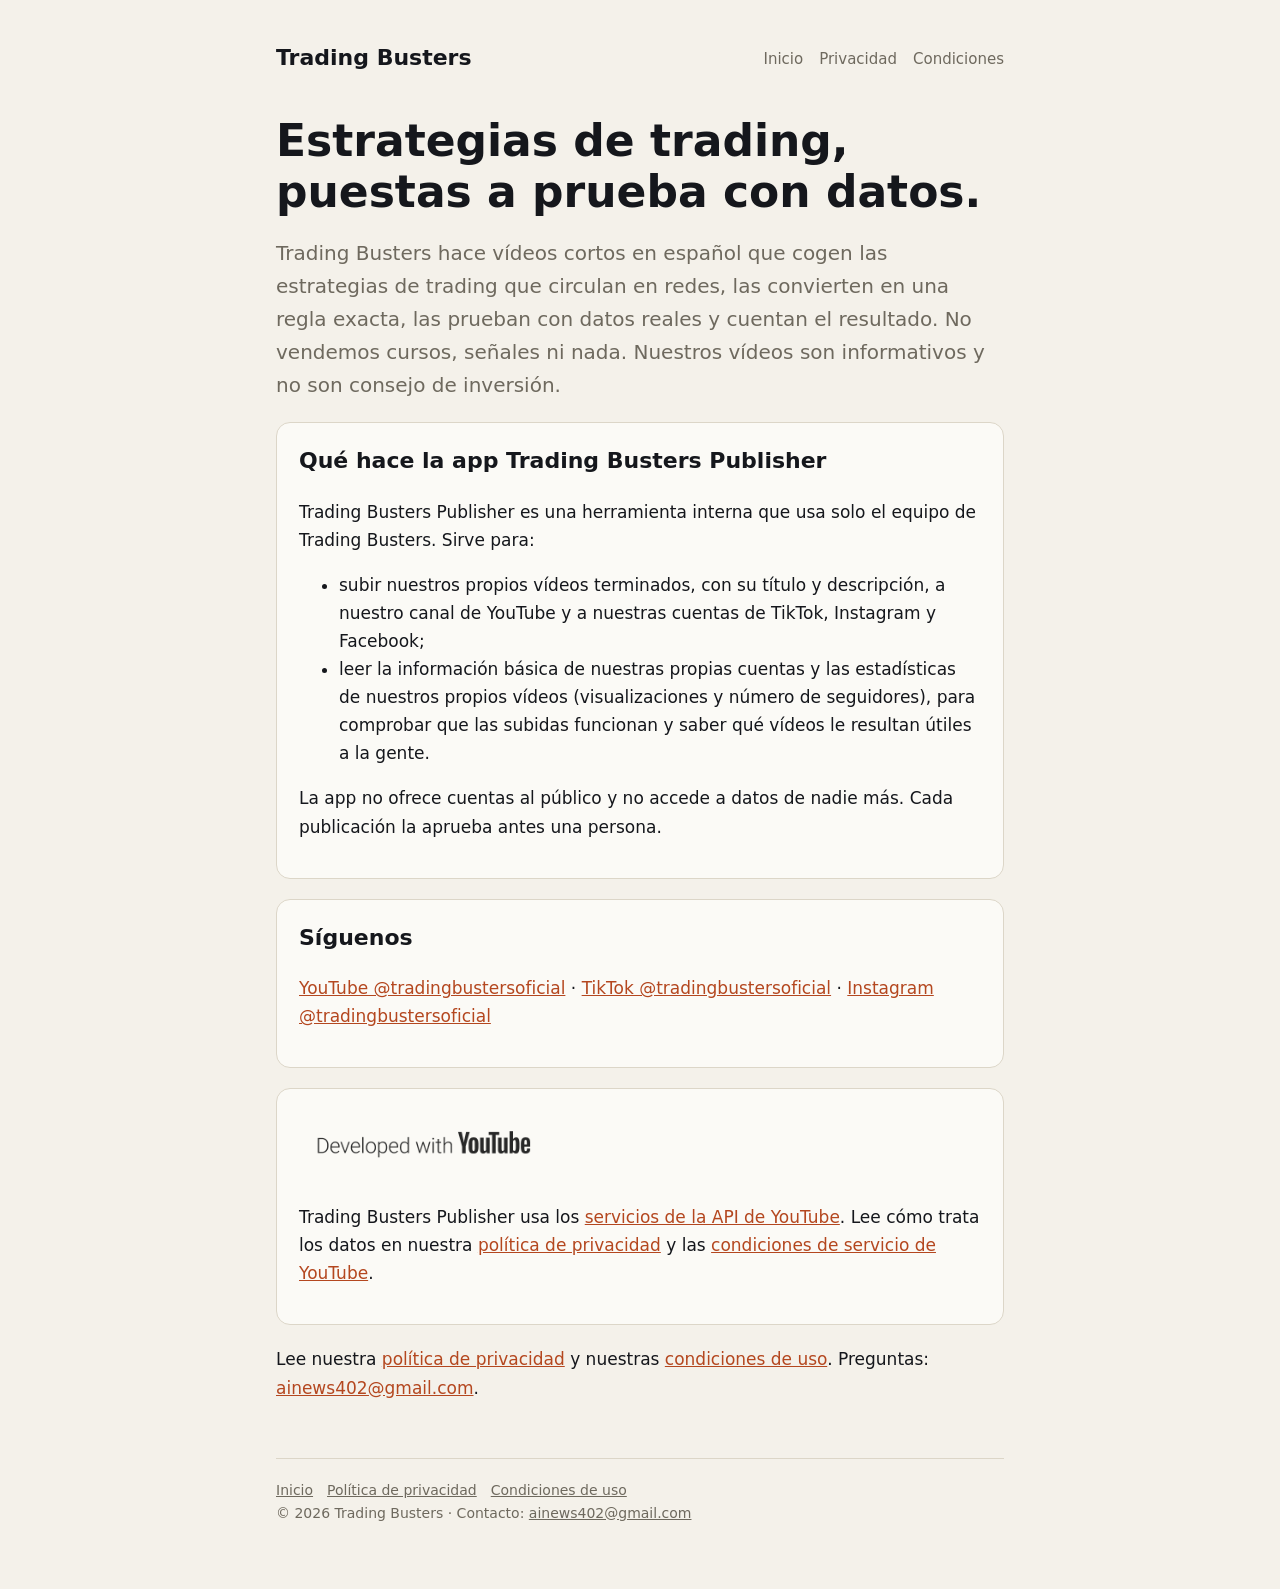
<file: index.html>
<!doctype html><html lang="es"><head><meta charset="utf-8"><meta name="viewport" content="width=device-width,initial-scale=1">
<title>Trading Busters: estrategias de trading puestas a prueba</title><meta name="description" content="Vídeos cortos que prueban con datos las estrategias de trading que se venden en redes. No vendemos nada.">
<link rel="icon" href="favicon.png"><link rel="stylesheet" href="style.css"></head><body><div class="wrap">
<header><a class="brand" href="./">Trading Busters</a>
<nav><a href="./">Inicio</a><a href="privacy/">Privacidad</a><a href="terms/">Condiciones</a></nav></header>

<h1>Estrategias de trading, puestas a prueba con datos.</h1>
<p class="lead">Trading Busters hace vídeos cortos en español que cogen las estrategias de trading que circulan en redes,
las convierten en una regla exacta, las prueban con datos reales y cuentan el resultado. No vendemos cursos, señales ni
nada. Nuestros vídeos son informativos y no son consejo de inversión.</p>
<div class="card"><h2>Qué hace la app Trading Busters Publisher</h2>
<p>Trading Busters Publisher es una herramienta interna que usa solo el equipo de Trading Busters. Sirve para:</p>
<ul><li>subir nuestros propios vídeos terminados, con su título y descripción, a nuestro canal de YouTube y a nuestras
cuentas de TikTok, Instagram y Facebook;</li>
<li>leer la información básica de nuestras propias cuentas y las estadísticas de nuestros propios vídeos (visualizaciones
y número de seguidores), para comprobar que las subidas funcionan y saber qué vídeos le resultan útiles a la gente.</li></ul>
<p>La app no ofrece cuentas al público y no accede a datos de nadie más. Cada publicación la aprueba antes una persona.</p></div>
<div class="card"><h2>Síguenos</h2><p><a href="https://www.youtube.com/@tradingbustersoficial">YouTube @tradingbustersoficial</a> &middot; <a href="https://www.tiktok.com/@tradingbustersoficial">TikTok @tradingbustersoficial</a> &middot; <a href="https://www.instagram.com/tradingbustersoficial/">Instagram @tradingbustersoficial</a></p></div>
<div class="card yt"><picture><source srcset="assets/developed-with-youtube-light-text.png" media="(prefers-color-scheme: dark)">
<img src="assets/developed-with-youtube-dark-text.png" alt="Developed with YouTube" width="300" height="107"></picture>
<p>Trading Busters Publisher usa los <a href="https://developers.google.com/youtube/terms/api-services-terms-of-service">servicios
de la API de YouTube</a>. Lee cómo trata los datos en nuestra <a href="privacy/#youtube">política de privacidad</a> y las
<a href="https://www.youtube.com/t/terms">condiciones de servicio de YouTube</a>.</p></div>
<p>Lee nuestra <a href="privacy/">política de privacidad</a> y nuestras <a href="terms/">condiciones de uso</a>. Preguntas: <a href="mailto:ainews402@gmail.com">ainews402@gmail.com</a>.</p>

<footer><a href="./">Inicio</a><a href="privacy/">Política de privacidad</a><a href="terms/">Condiciones de uso</a><br>
&copy; 2026 Trading Busters &middot; Contacto: <a href="mailto:ainews402@gmail.com">ainews402@gmail.com</a></footer></div></body></html>
</file>
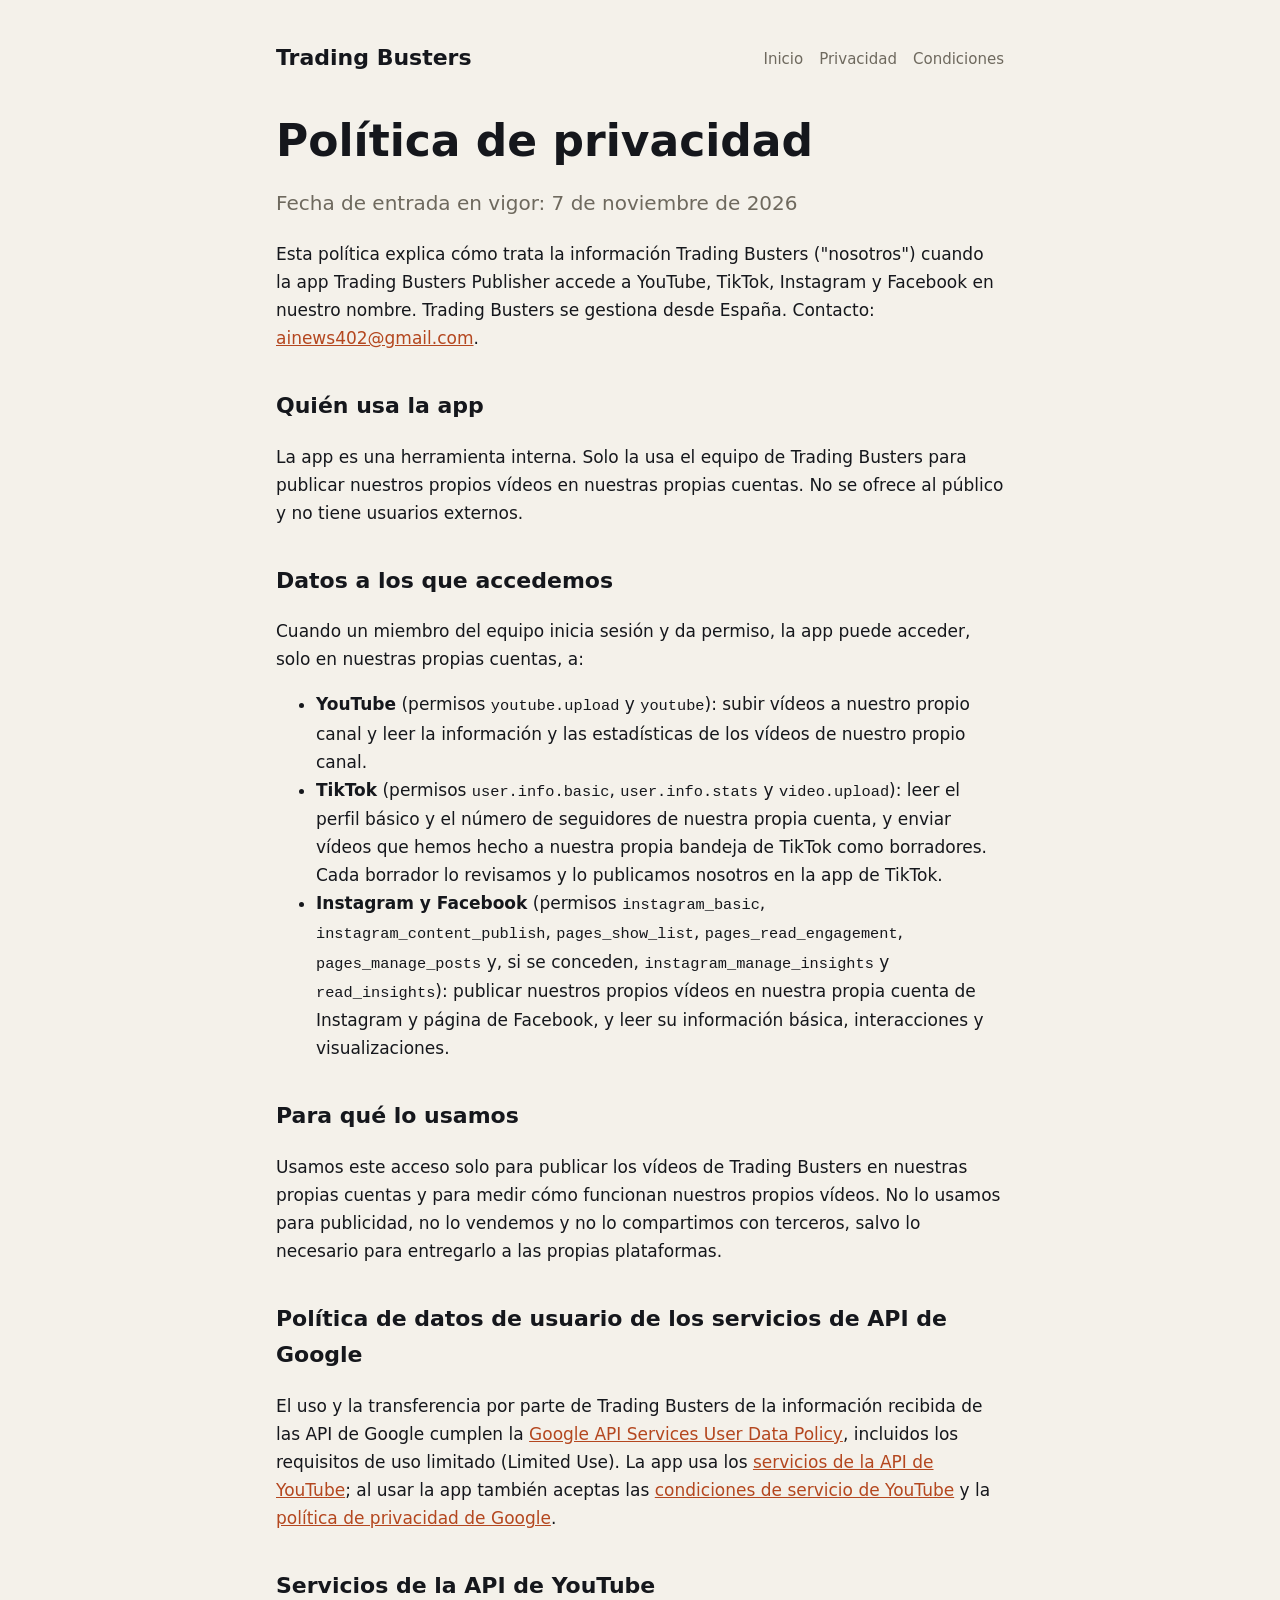
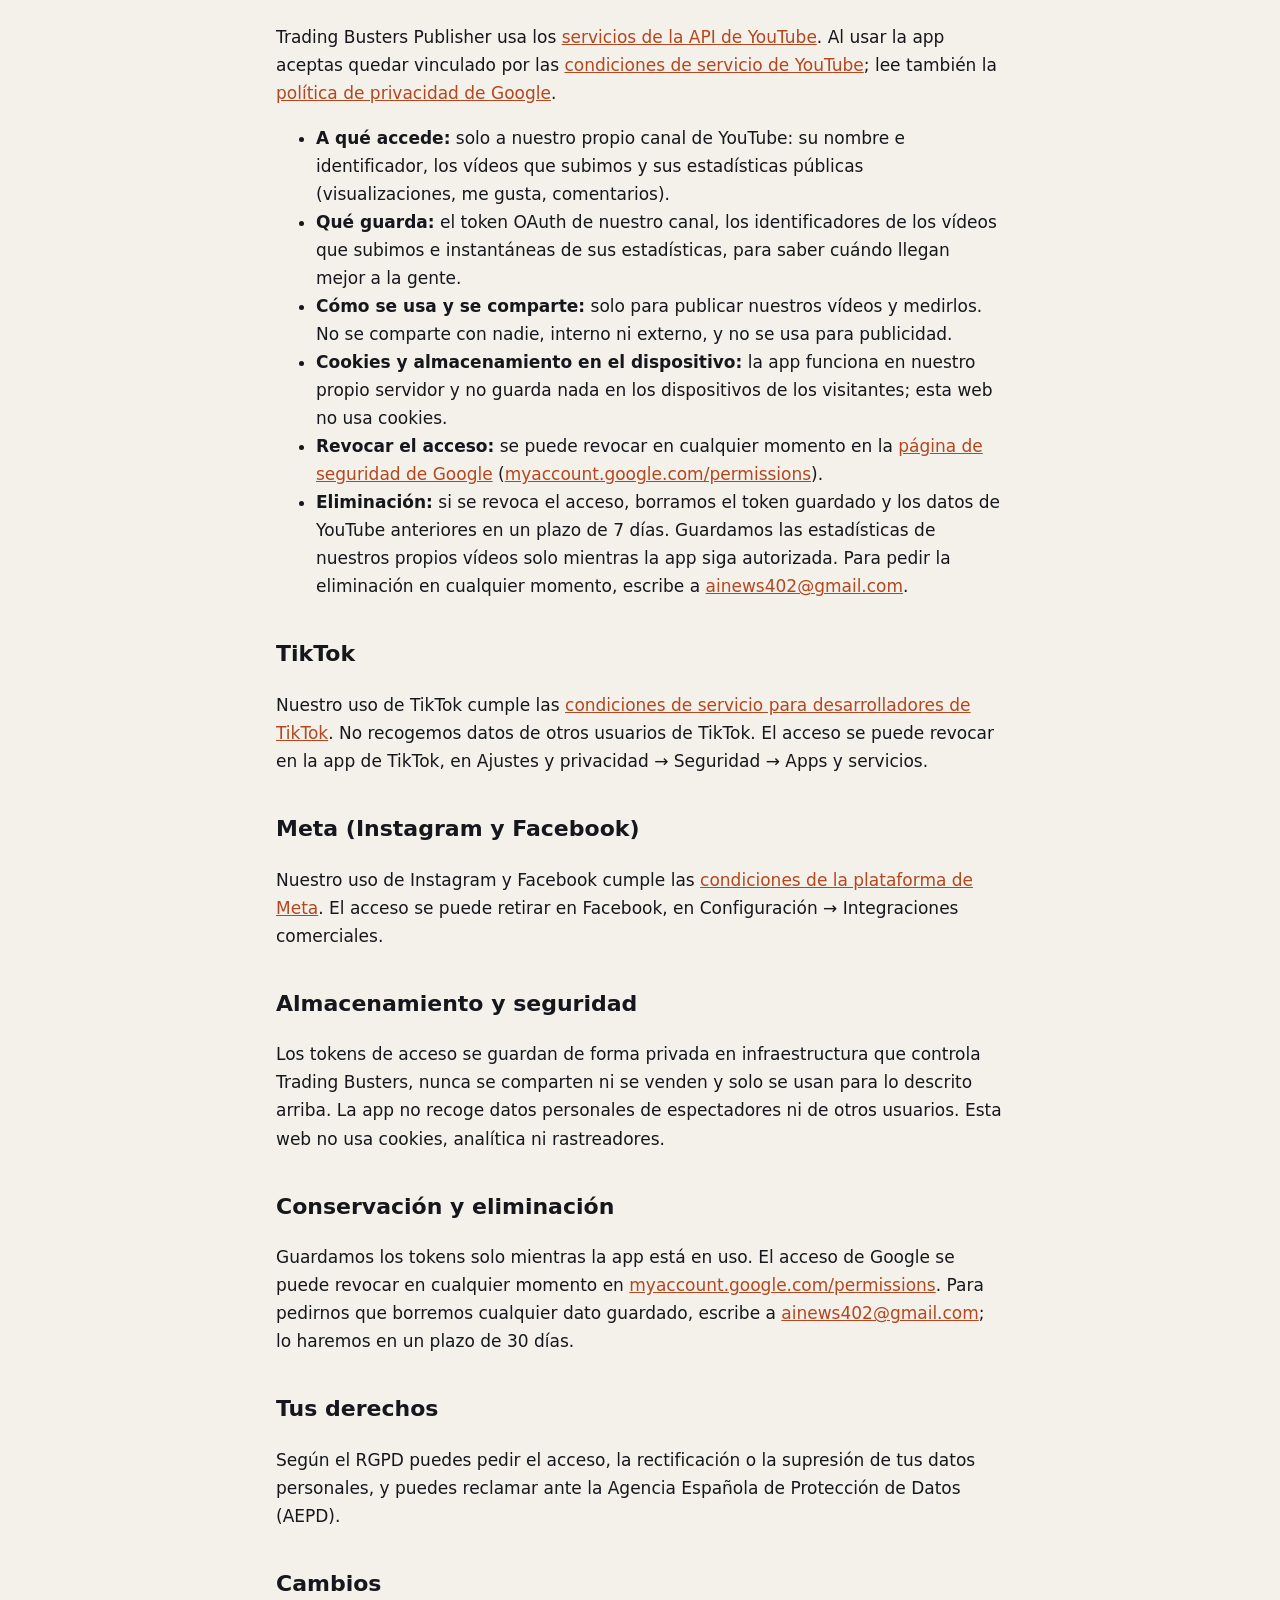
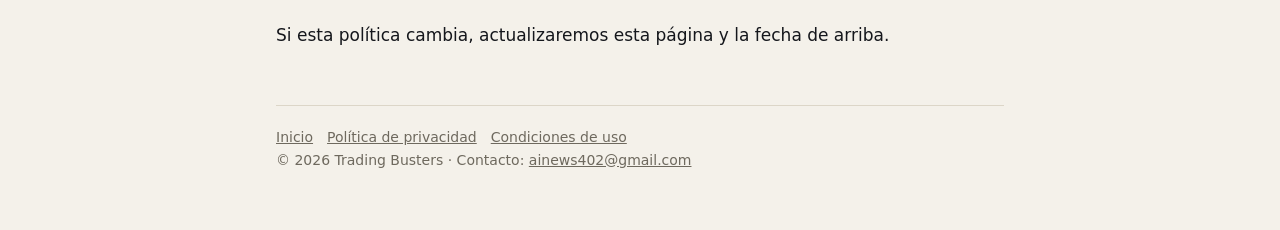
<file: privacy/index.html>
<!doctype html><html lang="es"><head><meta charset="utf-8"><meta name="viewport" content="width=device-width,initial-scale=1">
<title>Política de privacidad - Trading Busters</title><meta name="description" content="Cómo trata los datos la app de Trading Busters.">
<link rel="icon" href="../favicon.png"><link rel="stylesheet" href="../style.css"></head><body><div class="wrap">
<header><a class="brand" href="../">Trading Busters</a>
<nav><a href="../">Inicio</a><a href="../privacy/">Privacidad</a><a href="../terms/">Condiciones</a></nav></header>

<h1>Política de privacidad</h1><p class="lead">Fecha de entrada en vigor: 7 de noviembre de 2026</p>
<p>Esta política explica cómo trata la información Trading Busters ("nosotros") cuando la app Trading Busters Publisher
accede a YouTube, TikTok, Instagram y Facebook en nuestro nombre. Trading Busters se gestiona desde España.
Contacto: <a href="mailto:ainews402@gmail.com">ainews402@gmail.com</a>.</p>
<h2>Quién usa la app</h2><p>La app es una herramienta interna. Solo la usa el equipo de Trading Busters para publicar
nuestros propios vídeos en nuestras propias cuentas. No se ofrece al público y no tiene usuarios externos.</p>
<h2>Datos a los que accedemos</h2><p>Cuando un miembro del equipo inicia sesión y da permiso, la app puede acceder, solo
en nuestras propias cuentas, a:</p>
<ul><li><strong>YouTube</strong> (permisos <code>youtube.upload</code> y <code>youtube</code>): subir vídeos a nuestro propio
canal y leer la información y las estadísticas de los vídeos de nuestro propio canal.</li>
<li><strong>TikTok</strong> (permisos <code>user.info.basic</code>, <code>user.info.stats</code> y <code>video.upload</code>):
leer el perfil básico y el número de seguidores de nuestra propia cuenta, y enviar vídeos que hemos hecho a nuestra
propia bandeja de TikTok como borradores. Cada borrador lo revisamos y lo publicamos nosotros en la app de TikTok.</li>
<li><strong>Instagram y Facebook</strong> (permisos <code>instagram_basic</code>, <code>instagram_content_publish</code>,
<code>pages_show_list</code>, <code>pages_read_engagement</code>, <code>pages_manage_posts</code> y, si se conceden,
<code>instagram_manage_insights</code> y <code>read_insights</code>): publicar nuestros propios vídeos en nuestra propia
cuenta de Instagram y página de Facebook, y leer su información básica, interacciones y visualizaciones.</li></ul>
<h2>Para qué lo usamos</h2><p>Usamos este acceso solo para publicar los vídeos de Trading Busters en nuestras propias
cuentas y para medir cómo funcionan nuestros propios vídeos. No lo usamos para publicidad, no lo vendemos y no lo
compartimos con terceros, salvo lo necesario para entregarlo a las propias plataformas.</p>
<h2>Política de datos de usuario de los servicios de API de Google</h2><p>El uso y la transferencia por parte de Trading
Busters de la información recibida de las API de Google cumplen la
<a href="https://developers.google.com/terms/api-services-user-data-policy">Google API Services User Data Policy</a>,
incluidos los requisitos de uso limitado (Limited Use). La app usa los
<a href="https://developers.google.com/youtube/terms/api-services-terms-of-service">servicios de la API de YouTube</a>; al
usar la app también aceptas las <a href="https://www.youtube.com/t/terms">condiciones de servicio de YouTube</a> y la
<a href="https://policies.google.com/privacy">política de privacidad de Google</a>.</p>
<h2 id="youtube">Servicios de la API de YouTube</h2>
<p>Trading Busters Publisher usa los <a href="https://developers.google.com/youtube/terms/api-services-terms-of-service">servicios
de la API de YouTube</a>. Al usar la app aceptas quedar vinculado por las
<a href="https://www.youtube.com/t/terms">condiciones de servicio de YouTube</a>; lee también la
<a href="https://policies.google.com/privacy">política de privacidad de Google</a>.</p>
<ul><li><strong>A qué accede:</strong> solo a nuestro propio canal de YouTube: su nombre e identificador, los vídeos que
subimos y sus estadísticas públicas (visualizaciones, me gusta, comentarios).</li>
<li><strong>Qué guarda:</strong> el token OAuth de nuestro canal, los identificadores de los vídeos que subimos e
instantáneas de sus estadísticas, para saber cuándo llegan mejor a la gente.</li>
<li><strong>Cómo se usa y se comparte:</strong> solo para publicar nuestros vídeos y medirlos. No se comparte con nadie,
interno ni externo, y no se usa para publicidad.</li>
<li><strong>Cookies y almacenamiento en el dispositivo:</strong> la app funciona en nuestro propio servidor y no guarda
nada en los dispositivos de los visitantes; esta web no usa cookies.</li>
<li><strong>Revocar el acceso:</strong> se puede revocar en cualquier momento en la
<a href="https://security.google.com/settings/security/permissions">página de seguridad de Google</a>
(<a href="https://myaccount.google.com/permissions">myaccount.google.com/permissions</a>).</li>
<li><strong>Eliminación:</strong> si se revoca el acceso, borramos el token guardado y los datos de YouTube anteriores en
un plazo de 7 días. Guardamos las estadísticas de nuestros propios vídeos solo mientras la app siga autorizada. Para
pedir la eliminación en cualquier momento, escribe a <a href="mailto:ainews402@gmail.com">ainews402@gmail.com</a>.</li></ul>
<h2>TikTok</h2><p>Nuestro uso de TikTok cumple las
<a href="https://www.tiktok.com/legal/page/global/tik-tok-developer-terms-of-service/en">condiciones de servicio para
desarrolladores de TikTok</a>. No recogemos datos de otros usuarios de TikTok. El acceso se puede revocar en la app de
TikTok, en Ajustes y privacidad &rarr; Seguridad &rarr; Apps y servicios.</p>
<h2>Meta (Instagram y Facebook)</h2><p>Nuestro uso de Instagram y Facebook cumple las
<a href="https://developers.facebook.com/terms/">condiciones de la plataforma de Meta</a>. El acceso se puede retirar en
Facebook, en Configuración &rarr; Integraciones comerciales.</p>
<h2>Almacenamiento y seguridad</h2><p>Los tokens de acceso se guardan de forma privada en infraestructura que controla
Trading Busters, nunca se comparten ni se venden y solo se usan para lo descrito arriba. La app no recoge datos
personales de espectadores ni de otros usuarios. Esta web no usa cookies, analítica ni rastreadores.</p>
<h2>Conservación y eliminación</h2><p>Guardamos los tokens solo mientras la app está en uso. El acceso de Google se puede
revocar en cualquier momento en <a href="https://myaccount.google.com/permissions">myaccount.google.com/permissions</a>.
Para pedirnos que borremos cualquier dato guardado, escribe a <a href="mailto:ainews402@gmail.com">ainews402@gmail.com</a>; lo haremos en un plazo de 30 días.</p>
<h2>Tus derechos</h2><p>Según el RGPD puedes pedir el acceso, la rectificación o la supresión de tus datos personales, y
puedes reclamar ante la Agencia Española de Protección de Datos (AEPD).</p>
<h2>Cambios</h2><p>Si esta política cambia, actualizaremos esta página y la fecha de arriba.</p>

<footer><a href="../">Inicio</a><a href="../privacy/">Política de privacidad</a><a href="../terms/">Condiciones de uso</a><br>
&copy; 2026 Trading Busters &middot; Contacto: <a href="mailto:ainews402@gmail.com">ainews402@gmail.com</a></footer></div></body></html>
</file>
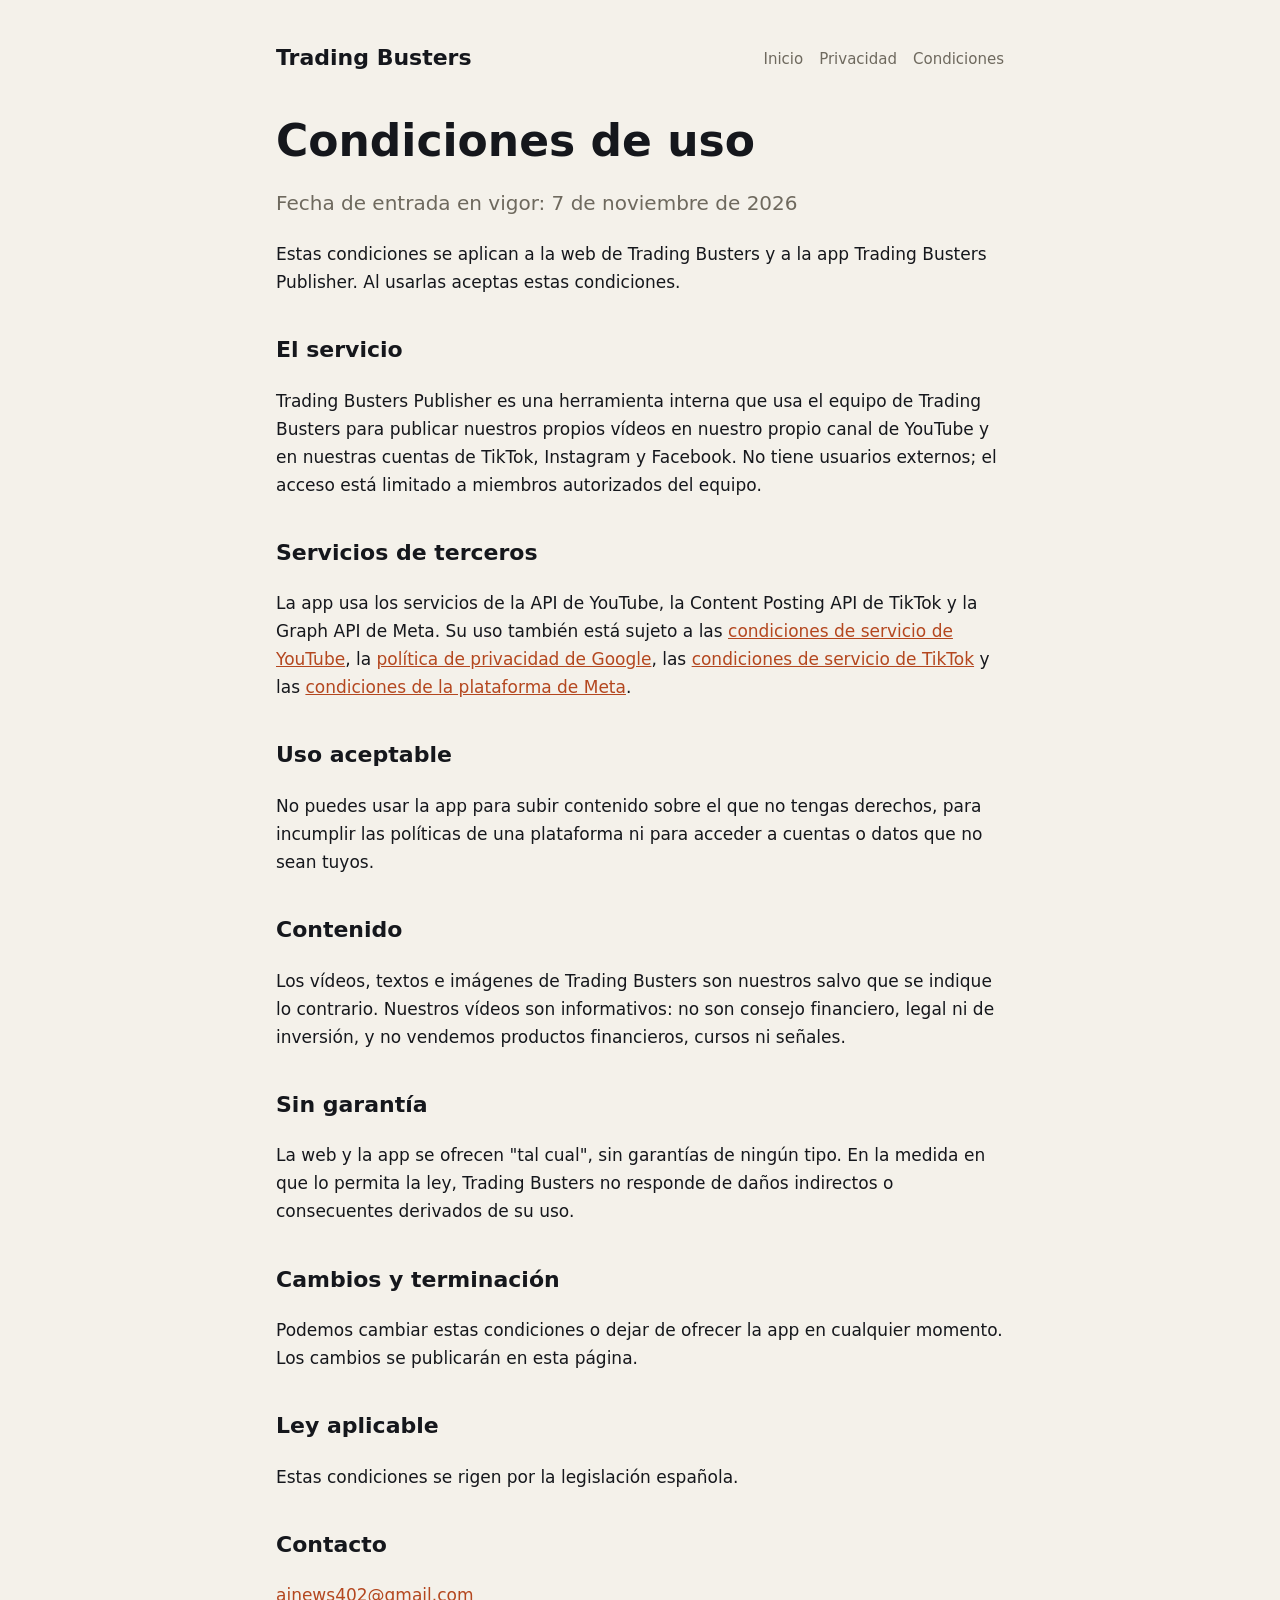
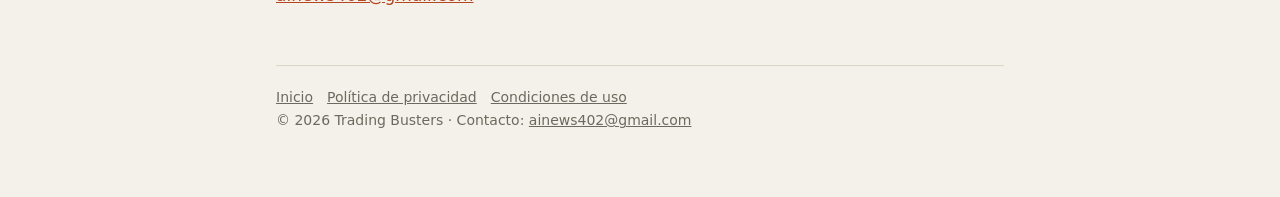
<file: terms/index.html>
<!doctype html><html lang="es"><head><meta charset="utf-8"><meta name="viewport" content="width=device-width,initial-scale=1">
<title>Condiciones de uso - Trading Busters</title><meta name="description" content="Condiciones de la web y de la app de Trading Busters.">
<link rel="icon" href="../favicon.png"><link rel="stylesheet" href="../style.css"></head><body><div class="wrap">
<header><a class="brand" href="../">Trading Busters</a>
<nav><a href="../">Inicio</a><a href="../privacy/">Privacidad</a><a href="../terms/">Condiciones</a></nav></header>

<h1>Condiciones de uso</h1><p class="lead">Fecha de entrada en vigor: 7 de noviembre de 2026</p>
<p>Estas condiciones se aplican a la web de Trading Busters y a la app Trading Busters Publisher. Al usarlas aceptas
estas condiciones.</p>
<h2>El servicio</h2><p>Trading Busters Publisher es una herramienta interna que usa el equipo de Trading Busters para
publicar nuestros propios vídeos en nuestro propio canal de YouTube y en nuestras cuentas de TikTok, Instagram y
Facebook. No tiene usuarios externos; el acceso está limitado a miembros autorizados del equipo.</p>
<h2>Servicios de terceros</h2><p>La app usa los servicios de la API de YouTube, la Content Posting API de TikTok y la
Graph API de Meta. Su uso también está sujeto a las <a href="https://www.youtube.com/t/terms">condiciones de servicio de
YouTube</a>, la <a href="https://policies.google.com/privacy">política de privacidad de Google</a>, las
<a href="https://www.tiktok.com/legal/page/global/terms-of-service/en">condiciones de servicio de TikTok</a> y las
<a href="https://developers.facebook.com/terms/">condiciones de la plataforma de Meta</a>.</p>
<h2>Uso aceptable</h2><p>No puedes usar la app para subir contenido sobre el que no tengas derechos, para incumplir las
políticas de una plataforma ni para acceder a cuentas o datos que no sean tuyos.</p>
<h2>Contenido</h2><p>Los vídeos, textos e imágenes de Trading Busters son nuestros salvo que se indique lo contrario.
Nuestros vídeos son informativos: no son consejo financiero, legal ni de inversión, y no vendemos productos financieros,
cursos ni señales.</p>
<h2>Sin garantía</h2><p>La web y la app se ofrecen "tal cual", sin garantías de ningún tipo. En la medida en que lo
permita la ley, Trading Busters no responde de daños indirectos o consecuentes derivados de su uso.</p>
<h2>Cambios y terminación</h2><p>Podemos cambiar estas condiciones o dejar de ofrecer la app en cualquier momento. Los
cambios se publicarán en esta página.</p>
<h2>Ley aplicable</h2><p>Estas condiciones se rigen por la legislación española.</p>
<h2>Contacto</h2><p><a href="mailto:ainews402@gmail.com">ainews402@gmail.com</a></p>

<footer><a href="../">Inicio</a><a href="../privacy/">Política de privacidad</a><a href="../terms/">Condiciones de uso</a><br>
&copy; 2026 Trading Busters &middot; Contacto: <a href="mailto:ainews402@gmail.com">ainews402@gmail.com</a></footer></div></body></html>
</file>
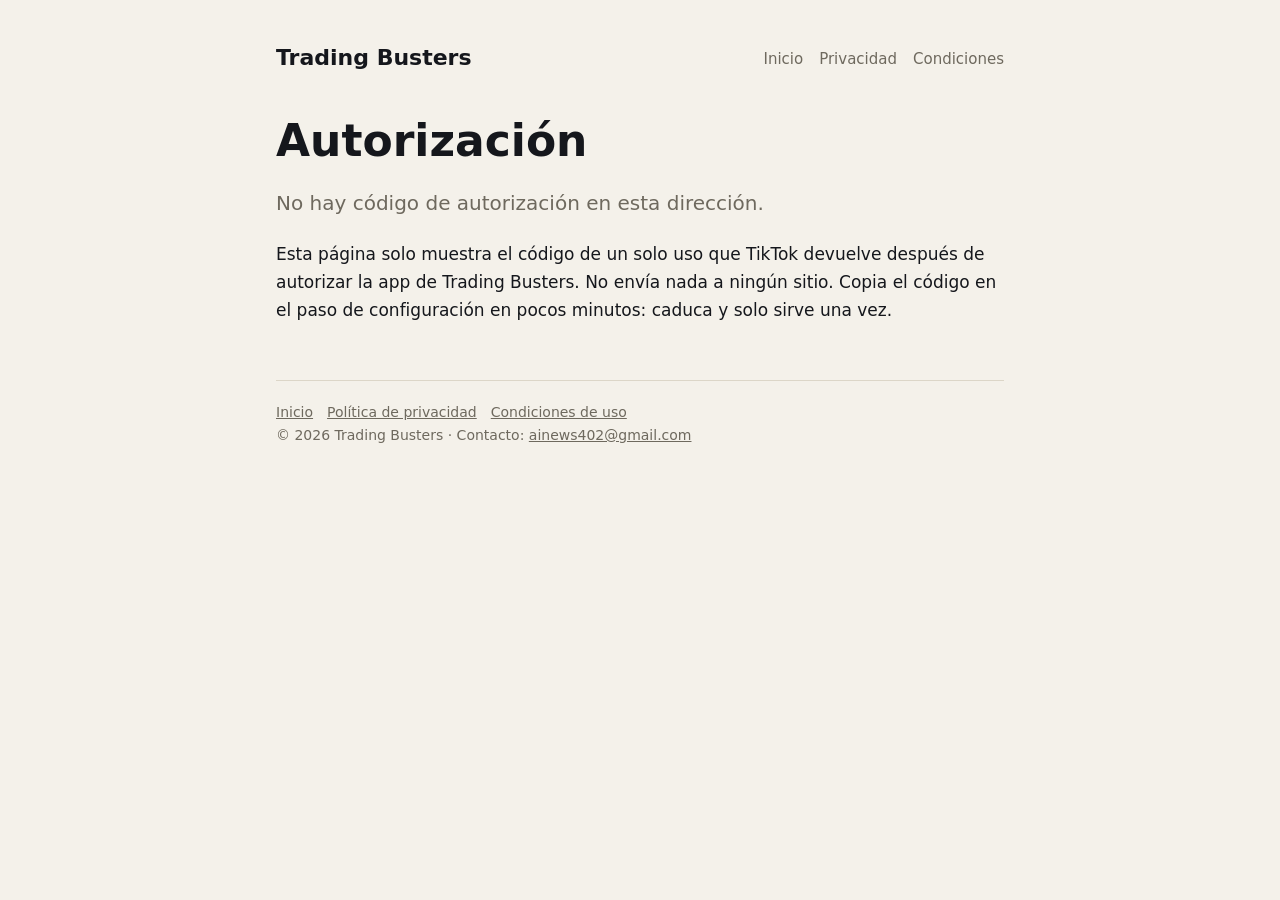
<file: tiktok-callback/index.html>
<!doctype html><html lang="es"><head><meta charset="utf-8"><meta name="viewport" content="width=device-width,initial-scale=1">
<title>Autorización - Trading Busters</title><meta name="description" content="Página de retorno de la autorización de la app de Trading Busters."><meta name="robots" content="noindex">
<link rel="icon" href="../favicon.png"><link rel="stylesheet" href="../style.css"></head><body><div class="wrap">
<header><a class="brand" href="../">Trading Busters</a>
<nav><a href="../">Inicio</a><a href="../privacy/">Privacidad</a><a href="../terms/">Condiciones</a></nav></header>

<h1>Autorización</h1>
<p id="msg" class="lead">Leyendo la respuesta de la autorización&hellip;</p>
<p><textarea id="code" readonly rows="3" hidden></textarea></p>
<p><button id="copy" hidden>Copiar código</button></p>
<p>Esta página solo muestra el código de un solo uso que TikTok devuelve después de autorizar la app de Trading Busters.
No envía nada a ningún sitio. Copia el código en el paso de configuración en pocos minutos: caduca y solo sirve una vez.</p>
<script>
const q = new URLSearchParams(location.search), msg = document.getElementById('msg'), box = document.getElementById('code'), btn = document.getElementById('copy');
if (q.get('error')) { msg.textContent = 'TikTok devolvió un error: ' + q.get('error') + ' ' + (q.get('error_description') || ''); }
else if (q.get('code')) { msg.textContent = 'Autorizado. State: ' + (q.get('state') || '(ninguno)') + '. Código:'; box.value = q.get('code'); box.hidden = btn.hidden = false;
  btn.onclick = () => { box.select(); navigator.clipboard ? navigator.clipboard.writeText(box.value) : document.execCommand('copy'); btn.textContent = 'Copiado'; }; }
else { msg.textContent = 'No hay código de autorización en esta dirección.'; }
</script>

<footer><a href="../">Inicio</a><a href="../privacy/">Política de privacidad</a><a href="../terms/">Condiciones de uso</a><br>
&copy; 2026 Trading Busters &middot; Contacto: <a href="mailto:ainews402@gmail.com">ainews402@gmail.com</a></footer></div></body></html>
</file>
<file: style.css>
/* Trading Busters: paper, ink, one rust accent. No web fonts, no trackers. */
:root{--bg:#F4F1EA;--fg:#15171C;--muted:#6E695E;--accent:#B4471F;--card:#FBFAF6;--line:#DCD6C8}
@media (prefers-color-scheme:dark){:root{--bg:#15171C;--fg:#F1EDE4;--muted:#A8A295;--accent:#E58A5C;--card:#1D2026;--line:#2C3038}}
*{box-sizing:border-box}
body{margin:0;background:var(--bg);color:var(--fg);font:17px/1.65 system-ui,-apple-system,"Segoe UI",Roboto,sans-serif}
.wrap{max-width:760px;margin:0 auto;padding:40px 16px 64px}
header{display:flex;align-items:center;justify-content:space-between;gap:16px;flex-wrap:wrap;margin-bottom:40px}
.brand{display:flex;align-items:center;gap:10px;font-weight:800;font-size:22px;color:var(--fg);text-decoration:none}
.brand img{width:40px;height:40px;border-radius:10px}
nav a{color:var(--muted);text-decoration:none;margin-left:16px;font-size:15px}nav a:first-child{margin-left:0}
nav a:hover{color:var(--accent)}
h1{font-size:clamp(30px,6vw,44px);line-height:1.15;margin:0 0 12px}h2{margin-top:36px;font-size:22px}
.card h2{margin-top:0}
.lead{font-size:20px;color:var(--muted)}a{color:var(--accent)}code{font-size:.9em;overflow-wrap:anywhere}
.card{background:var(--card);border:1px solid var(--line);border-radius:14px;padding:20px 22px;margin:20px 0}
textarea{width:100%;font-family:ui-monospace,monospace;background:var(--card);color:var(--fg);border:1px solid var(--line);border-radius:8px;padding:8px}
button{font:inherit;padding:6px 14px;border-radius:8px;border:1px solid var(--accent);background:var(--accent);color:#fff;cursor:pointer}
footer{margin-top:56px;padding-top:20px;border-top:1px solid var(--line);color:var(--muted);font-size:14px}
footer a{color:var(--muted);margin-right:14px}
.yt img{display:block;height:auto;width:300px;max-width:100%;margin:-18px 0 -12px -26px}
</file>
